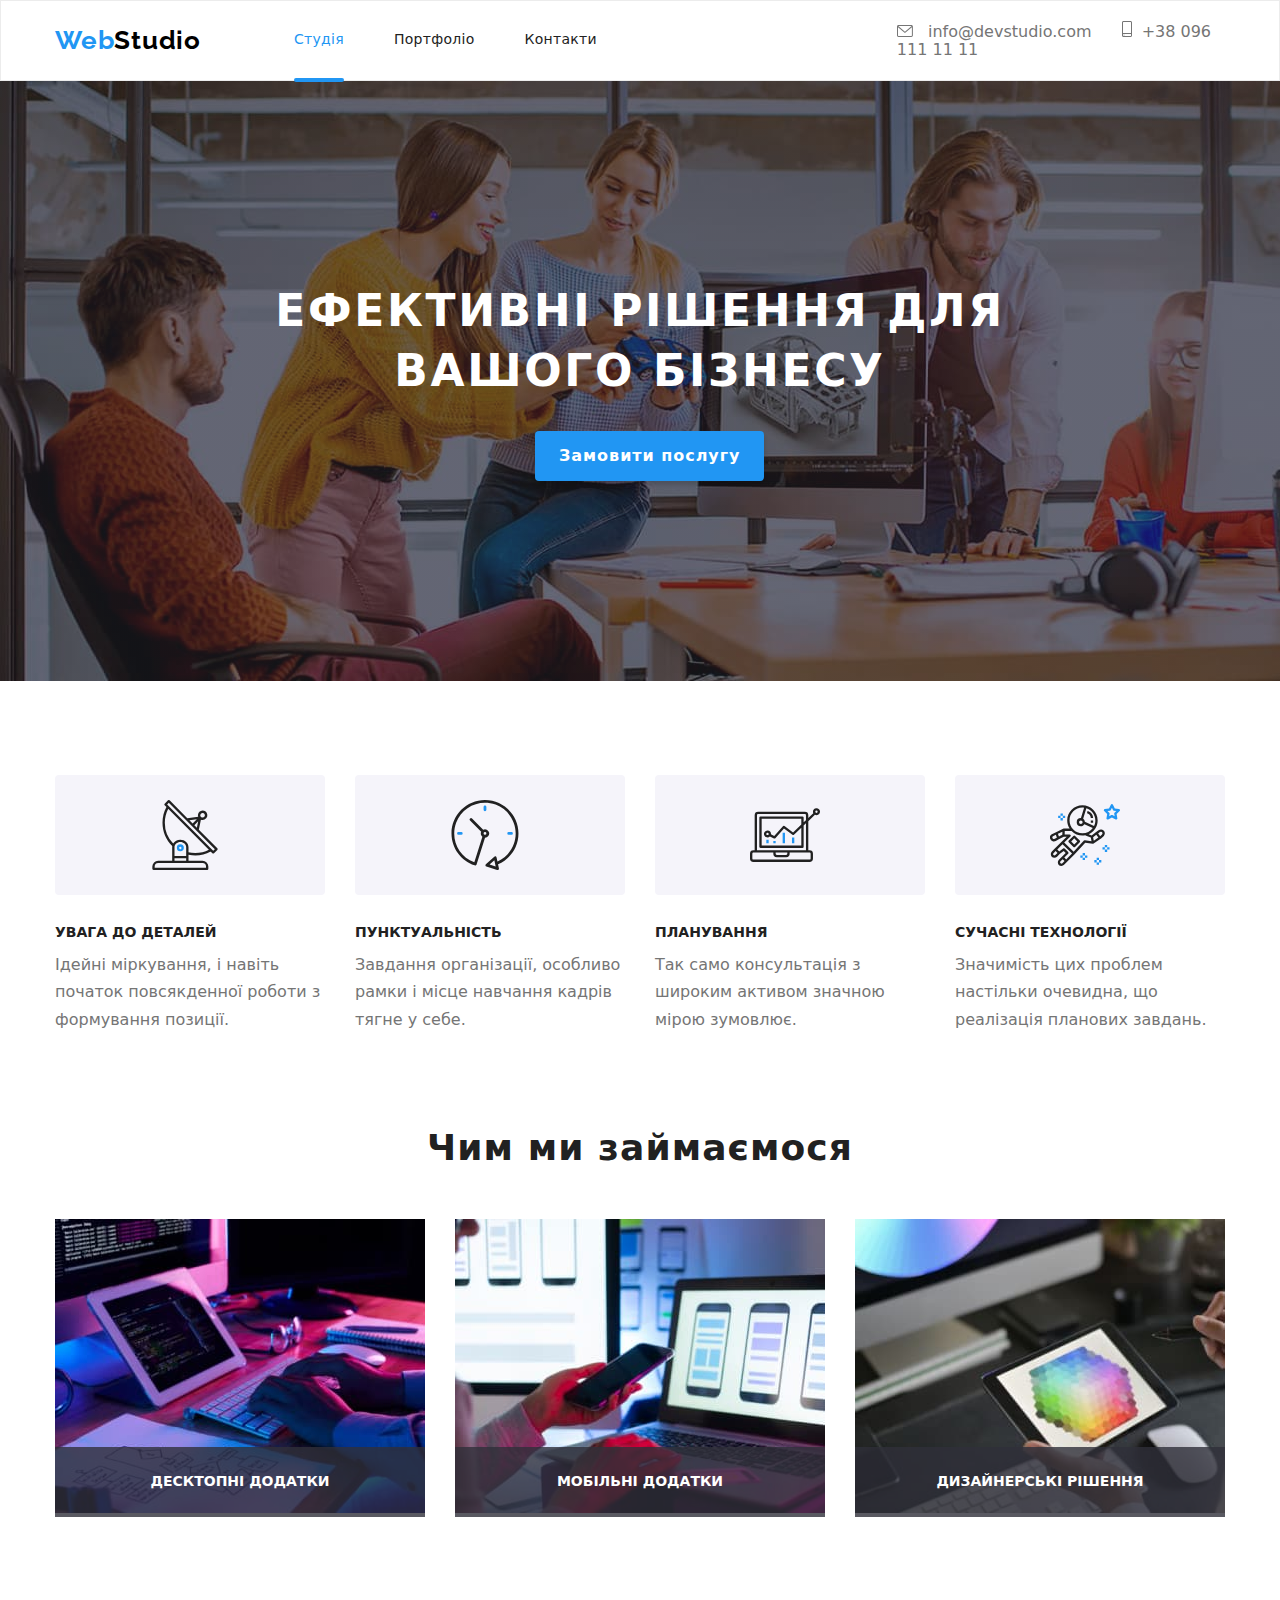
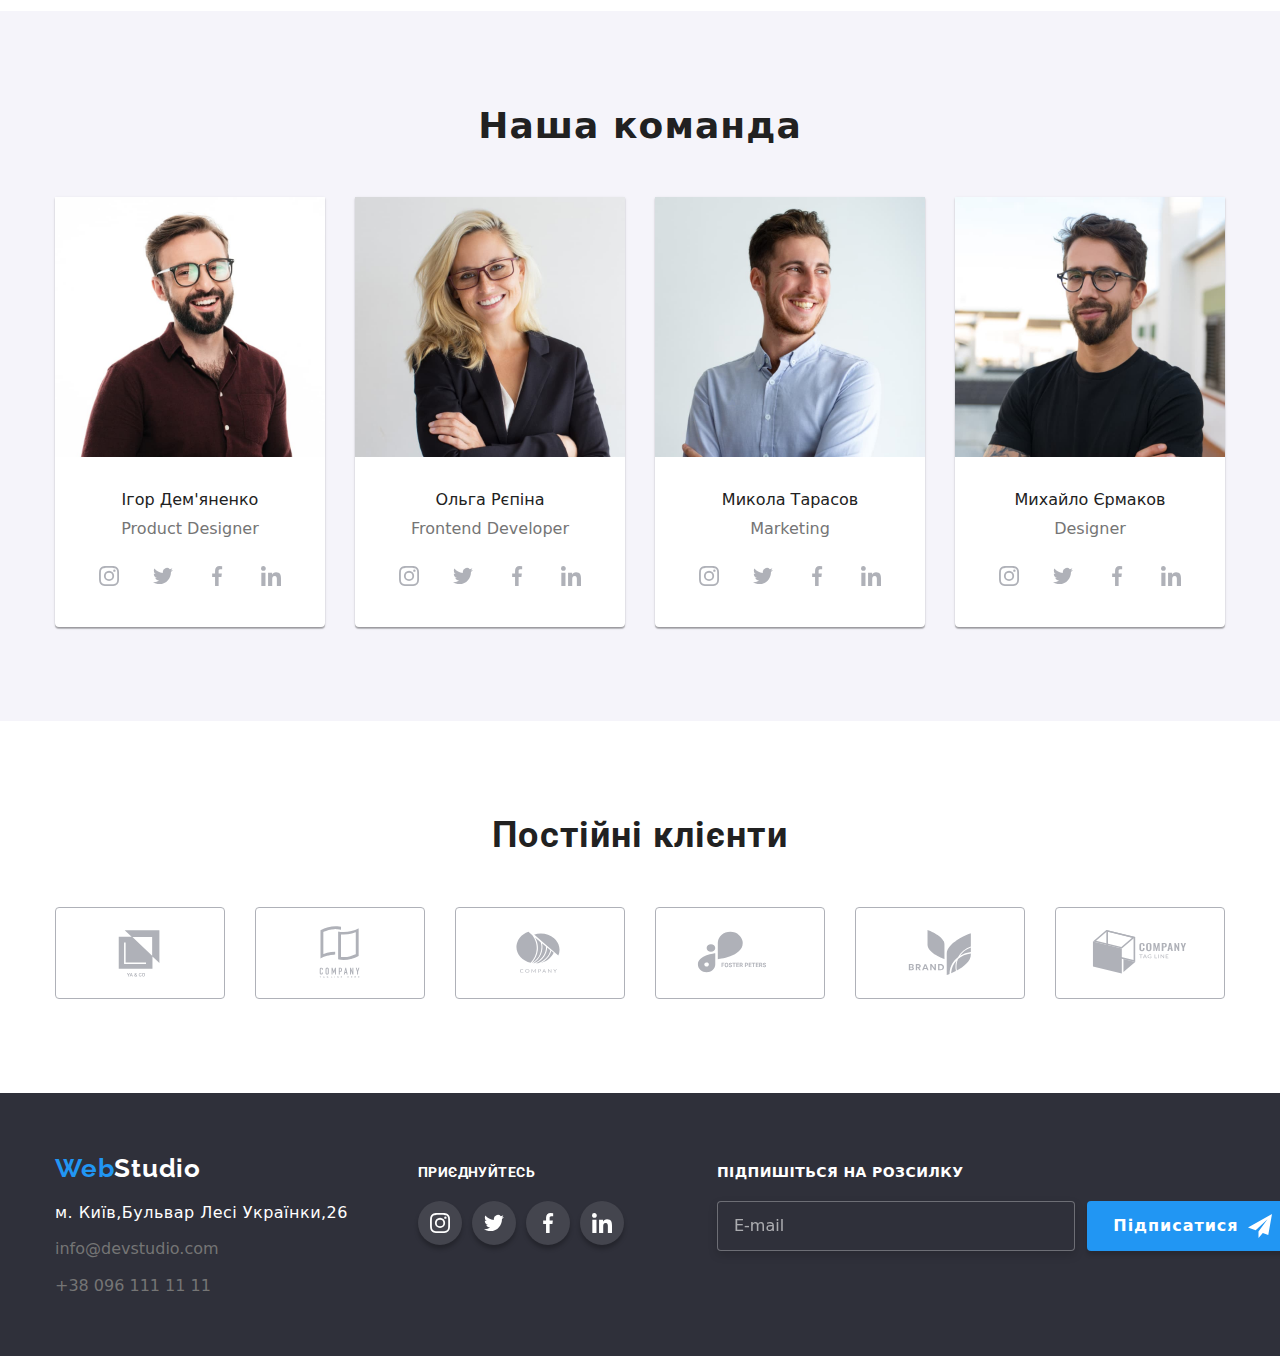
<file: index.html>
<!DOCTYPE html>
<html lang="ua">

<head>
    <meta charset="UTF-8">
    <meta http-equiv="X-UA-Compatible" content="IE=edge">
    <meta name="viewport" content="width=device-width, initial-scale=1.0">
    <link rel="stylesheet" href="./css/styles.css" />
    <link rel="preconnect" href="https://fonts.googleapis.com">
    <link rel="preconnect" href="https://fonts.gstatic.com" crossorigin>
    <link
        href="https://fonts.googleapis.com/css2?family=Raleway:wght@700&family=Roboto:wght@400;500;700;900&display=swap"
        rel="stylesheet">
    <link rel="stylesheet" href="./modern-normalize.css">
    <title>goit-markup-hw-06</title>
</head>

<body>
    <header class="header">
        <div class="container">
            <div class="container-flex">
                <!--logo-->
                <a href="./index.html" lang="en" class="logo-link">Web<span class="logo-link-span"
                        lang="en">Studio</span>
                </a>
                <nav>
                    <!--navigation-->
                    <ul class="header-list">
                        <li><a href="./index.html" class="current nav-link">Студія</a></li>
                        <li><a href="./portfolio.html" class="nav-link">Портфоліо</a></li>
                        <li><a href="./index.html" class="nav-link">Контакти</a></li>
                    </ul>
                </nav>
                <!--Kontakty-->
                <ul class="contacts-list">
                    <a href="mailto:info@devstudio.com" class="contacts"><svg class="icon-header-mail" width="16"
                            height="12">
                            <use href="./images/symbol-svg.svg#header-icon1"></use>
                        </svg> info@devstudio.com</a>
                    <a href="tel:+380961111111" class="contacts">
                        <svg class="icon-header-mail" width="10" height="16">
                            <use href="./images/symbol-svg.svg#header-icon2"></use>
                        </svg>+38 096 111 11 11
                    </a>
                </ul>
            </div>
        </div>
    </header>
    <!--Button-posluga-->
    <section class="section section-hero">
        <div class="container container-button-main">
            <h1 class="h1-title">Ефективні рішення для <br /> вашого бізнесу</h1>
            <button data-modal-open type="button" class="button-main">Замовити послугу</button>
            <div class="backdrop is-hidden" data-modal>
                <div class="modal">
                    <button class="btn-close" data-modal-close type="button"><svg class="modal-close-icon" width="18"
                            height="18">
                            <use href="./images/symbol-svg.svg#close-icon"></use>
                        </svg>
                    </button>
                    <b class="title-modal-form">Залиште свої дані, ми вам передзвонимо</b>
                    <form name="modal-form">
                        <label class="modal-form-label" for="user-name">Ім'я</label>
                        <span class="icon-wrapper">
                            <input type="text" class="modal-form-input input-form" name="user-name" id="user-name" required />
                            <svg class="modal-icon" width="18" height="18">
                                <use href="./images/symbol-svg.svg#icon-man"></use>
                            </svg>
                        </span>
                        <label class="modal-form-label">Телефон</label>
                        <span class="icon-wrapper">
                            <input name="phone" type="tel" class="modal-form-input input-form" required />
                            <svg class="modal-icon" width="18" height="18">
                                <use href="./images/symbol-svg.svg#telephone-icon"></use>
                            </svg>
                        </span>
                        <label class="modal-form-label">Пошта</label>
                        <span class="icon-wrapper">
                            <input name="mail" type="email" class="modal-form-input input-form" />
                            <svg class="modal-icon" width="18" height="18">
                                <use href="./images/symbol-svg.svg#mail-icon"></use>
                            </svg>
                        </span>
                        <label for="message" class="modal-form-label">Коментар</label>
                        <textarea name="message" class="modal-form-input textarea-form" placeholder="Введіть текст"
                            id="user-message"></textarea>
                        <div class="checkbox-modal-wrapper">
                            <input type="checkbox" id="user-policy" name="user-policy" class="visually-hidden modal-form-checkbox" />
                            <label for="user-policy" class="modal-form-checkbox-label">Погоджуюся з розсилкою та приймаю &nbsp;
                                <a href="" class="modal-link-policy">Умови договору</a>
                            </label>
                        </div>
                        <button type="submit" class="modal-form-button">Відправити</button>
                    </form>
                </div>
            </div>
        </div>
    </section>
    <!--Main-kontent-->
    <main>
        <section class="section">
            <div class="container">
                <h2 hidden> Нашi перваги </h2>
                <!--Uwaga-detalej-->
                <ul class="list-box">
                    <li class="item-detal">
                        <div class="icon-element">
                            <svg class="icon-header-mail" width="70" height="70">
                                <use href="./images/symbol-svg.svg#opportunites-icon1"></use>
                            </svg>
                        </div>
                        <h3 class="title-detal">
                            УВАГА ДО ДЕТАЛЕЙ
                        </h3>
                        <p class="text-detal">Ідейні міркування, і навіть початок повсякденної роботи з формування
                            позиції.</p>
                    </li>
                    <!--Punkt-->
                    <li class="item-detal">
                        <div class="icon-element">
                            <svg class="icon-header-mail" width="70" height="70">
                                <use href="./images/symbol-svg.svg#opportunites-icon2"></use>
                            </svg>
                        </div>
                        <h3 class="title-detal">
                            ПУНКТУАЛЬНІСТЬ
                        </h3>
                        <p class="text-detal">Завдання організації, особливо рамки і місце навчання кадрів тягне у себе.
                        </p>
                    </li>
                    <!--Plany-->
                    <li class="item-detal">
                        <div class="icon-element">
                            <svg class="icon-header-mail" width="70" height="70">
                                <use href="./images/symbol-svg.svg#opportunites-icon3"></use>
                            </svg>
                        </div>
                        <h3 class="title-detal">
                            ПЛАНУВАННЯ
                        </h3>
                        <p class="text-detal">Так само консультація з широким активом значною мірою зумовлює.</p>
                    </li>
                    <!--Technologii-->
                    <li class="item-detal">
                        <div class="icon-element">
                            <svg class="icon-header-mail" width="70" height="70">
                                <use href="./images/symbol-svg.svg#opportunites-icon4"></use>
                            </svg>
                        </div>
                        <h3 class="title-detal">
                            СУЧАСНІ ТЕХНОЛОГІЇ
                        </h3>
                        <p class="text-detal">Значимість цих проблем настільки очевидна, що реалізація планових завдань.
                        </p>
                    </li>
                </ul>
            </div>
        </section>
        <!--Blok-Img-Nazwa-->
        <section class="section-box-img">
            <div class="container">
                <h2 class="box-img-title">
                    Чим ми займаємося
                </h2>
                <!--images-->
                <ul class="box-img">
                    <li class="img">
                        <div class="box-computer-img">
                            <img src="./images/img1.jpg" alt="Tablet" width="370px" height="294" />
                            <p class="text-on-img">Десктопні додатки</p>
                        </div>
                    </li>
                    <li class="img">
                        <div class="box-computer-img">
                            <img src="./images/img2.jpg" alt="Telefon" width="370px" height="294" />
                            <p class="text-on-img">Мобільні додатки</p>
                        </div>
                    </li>
                    <li class="img">
                        <div class="box-computer-img">
                            <img src="./images/img3.jpg" alt="Tablet2" width="370px" height="294" />
                            <p class="text-on-img">Дизайнерські рішення</p>
                        </div>
                    </li>
                </ul>
            </div>
        </section>
        <!--komanda-->
        <section class="section section-command">
            <div class="container">
                <h2 class="box-img-title">
                    Наша команда
                </h2>
                <!--img-Komanda-->
                <div class="team">
                    <li class="box-team">
                        <img class="img-komanda" src="./images/img4.jpg" alt="Ігор Дем'яненко" width=270px
                            height="260" />
                        <h3 class="title-team">Ігор Дем'яненко</h3>
                        <p class="text-team">Product Designer</p>
                        <div class="icon-team">
                            <a href="" class="link-social-icon">
                                <svg class="icon-social" width="20" height="20">
                                    <use href="./images/symbol-svg.svg#instagram-icon"></use>
                                </svg>
                            </a>
                            <a href="" class="link-social-icon">
                                <svg class="icon-social" width="20" height="20">
                                    <use href="./images/symbol-svg.svg#twitter-icon"></use>
                                </svg>
                            </a>
                            <a href="" class="link-social-icon">
                                <svg class="icon-social" width="20" height="20">
                                    <use href="./images/symbol-svg.svg#facebook-icon"></use>
                                </svg>
                            </a>
                            <a href="" class="link-social-icon">
                                <svg class="icon-social" width="20" height="20">
                                    <use href="./images/symbol-svg.svg#linkedin-icon"></use>
                                </svg>
                            </a>
                        </div>
                    </li>
                    <li class="box-team">
                        <img class="img-komanda" src="./images/img5.jpg" alt="Ольга Рєпіна" width=270px height="260" />
                        <h3 class="title-team">Ольга Рєпіна</h3>
                        <p class="text-team">Frontend Developer</p>
                        <div class="icon-team">
                            <a href="" class="link-social-icon">
                                <svg class="icon-social" width="20" height="20">
                                    <use href="./images/symbol-svg.svg#instagram-icon"></use>
                                </svg>
                            </a>
                            <a href="" class="link-social-icon">
                                <svg class="icon-social" width="20" height="20">
                                    <use href="./images/symbol-svg.svg#twitter-icon"></use>
                                </svg>
                            </a>
                            <a href="" class="link-social-icon">
                                <svg class="icon-social" width="20" height="20">
                                    <use href="./images/symbol-svg.svg#facebook-icon"></use>
                                </svg>
                            </a>
                            <a href="" class="link-social-icon">
                                <svg class="icon-social" width="20" height="20">
                                    <use href="./images/symbol-svg.svg#linkedin-icon"></use>
                                </svg>
                            </a>
                        </div>
                    </li>
                    <li class="box-team">
                        <img class="img-komanda" src="./images/img6.jpg" alt="Микола Тарасов" width=270px
                            height="260" />
                        <h3 class="title-team">Микола Тарасов</h3>
                        <p class="text-team">Marketing</p>
                        <div class="icon-team">
                            <a href="" class="link-social-icon">
                                <svg class="icon-social" width="20" height="20">
                                    <use href="./images/symbol-svg.svg#instagram-icon"></use>
                                </svg>
                            </a>
                            <a href="" class="link-social-icon">
                                <svg class="icon-social" width="20" height="20">
                                    <use href="./images/symbol-svg.svg#twitter-icon"></use>
                                </svg>
                            </a>
                            <a href="" class="link-social-icon">
                                <svg class="icon-social" width="20" height="20">
                                    <use href="./images/symbol-svg.svg#facebook-icon"></use>
                                </svg>
                            </a>
                            <a href="" class="link-social-icon">
                                <svg class="icon-social" width="20" height="20">
                                    <use href="./images/symbol-svg.svg#linkedin-icon"></use>
                                </svg>
                            </a>
                        </div>
                    </li>
                    <li class="box-team">
                        <img class="img-komanda" src="./images/img7.jpg" alt="Михайло Єрмаков" width=270px
                            height="260" />
                        <h3 class="title-team">Михайло Єрмаков</h3>
                        <p class="text-team">Designer</p>
                        <div class="icon-team">
                            <a href="" class="link-social-icon">
                                <svg class="icon-social" width="20" height="20">
                                    <use href="./images/symbol-svg.svg#instagram-icon"></use>
                                </svg>
                            </a>
                            <a href="" class="link-social-icon">
                                <svg class="icon-social" width="20" height="20">
                                    <use href="./images/symbol-svg.svg#twitter-icon"></use>
                                </svg>
                            </a>
                            <a href="" class="link-social-icon">
                                <svg class="icon-social" width="20" height="20">
                                    <use href="./images/symbol-svg.svg#facebook-icon"></use>
                                </svg>
                            </a>
                            <a href="" class="link-social-icon">
                                <svg class="icon-social" width="20" height="20">
                                    <use href="./images/symbol-svg.svg#linkedin-icon"></use>
                                </svg>
                            </a>
                        </div>
                    </li>
                    <svg </div>
        </section>
        <!-- Clients -->
        <section class="section">
            <div class="container">
                <h2 class="title-clients">Постійні клієнти</h2>
                <ul class="list-icon">
                    <li class="item-icon">
                        <a class="link-icon" href="">
                            <svg class="icon-clients" width="106" height="60">
                                <use href="./images/symbol-svg.svg#sponsor-icon1"></use>
                            </svg>
                        </a>
                    </li>
                    <li class="item-icon">
                        <a class="link-icon" href="">
                            <svg class="icon-clients" width="106" height="60">
                                <use href="./images/symbol-svg.svg#sponsor-icon2"></use>
                            </svg>
                        </a>
                    </li>
                    <li class="item-icon">
                        <a class="link-icon" href="">
                            <svg class="icon-clients" width="106" height="60">
                                <use href="./images/symbol-svg.svg#sponsor-icon3"></use>
                            </svg>
                        </a>
                    </li>
                    <li class="item-icon">
                        <a class="link-icon" href="">
                            <svg class="icon-clients" width="106" height="60">
                                <use href="./images/symbol-svg.svg#sponsor-icon4"></use>
                            </svg>
                        </a>
                    </li>
                    <li class="item-icon">
                        <a class="link-icon" href="">
                            <svg class="icon-clients" width="106" height="60">
                                <use href="./images/symbol-svg.svg#sponsor-icon5"></use>
                            </svg>
                        </a>
                    </li>
                    <li class="item-icon">
                        <a class="link-icon" href="">
                            <svg class="icon-clients" width="106" height="60">
                                <use href="./images/symbol-svg.svg#sponsor-icon6"></use>
                            </svg>
                        </a>
                    </li>
                </ul>
            </div>
        </section>
    </main>
    <footer class="footer">
        <div class="container footer-container">
            <div>
                <!--logo-Footer-->
                <li class="logo-link-footer">Web<span class="logo-link-span-footer" lang="en">Studio</span> </li>
                <!--adres-->
                <address class="adres-blok-footer">
                    <ul>
                        <li> <a href="https://goo.gl/maps/xL5q8sHSDVabpXrc7" class="adres">м. Київ,Бульвар Лесі
                                Українки,26</a></li><br />
                        <li> <a href="mailto:info@devstudio.com" class="contacts">info@devstudio.com</a></li><br />
                        <li> <a href="tel:+380961111111" class="contacts">+38 096 111 11 11</a></li>
                    </ul>
                </address>
            </div>
            <div class="footer-icon">
                <h3 class="h3-footer">Приєднуйтесь</h3>
                <ul class="list-icon-wrapper">
                    <li class="item-footer-icon">
                        <a href="" class="footer-link-icon">
                            <svg class="icon-social" width="20" height="20">
                                <use href="./images/symbol-svg.svg#instagram-icon"></use>
                            </svg>
                        </a>
                    </li>
                    <li class="item-footer-icon">
                        <a href="" class="footer-link-icon">
                            <svg class="icon-social" width="20" height="20">
                                <use href="./images/symbol-svg.svg#twitter-icon"></use>
                            </svg>
                        </a>
                    </li>
                    <li class="item-footer-icon">
                        <a href="" class="footer-link-icon">
                            <svg class="icon-social" width="20" height="20">
                                <use href="./images/symbol-svg.svg#facebook-icon"></use>
                            </svg>
                        </a>
                    </li>
                    <li class="item-footer-icon">
                        <a href="" class="footer-link-icon">
                            <svg class="icon-social" width="20" height="20">
                                <use href="./images/symbol-svg.svg#linkedin-icon"></use>
                            </svg>
                        </a>
                    </li>
                </ul>
            </div>
            <form name="footer-form" autocomplete="on" class="form">
                <label for="footer-mail" class="contact-form-mail-label">Підпишіться на розсилку</label>
                <input type="email" name="user-mail-footer" class="contact-form-mail" id="footer-mail" placeholder="E-mail"
                    required />
                <button type="submit" class="contact-form-submit-button">
                    Підписатися
                    <svg class="btn-footer-icon" width="24px" height="24px">
                        <use href="./images/symbol-svg.svg#btn-telegram-icon"></use>
                    </svg>
                </button>
            </form>
        </div>
    </footer>
    <script src="./js/modal.js"></script>
</body>

</html>
</file>
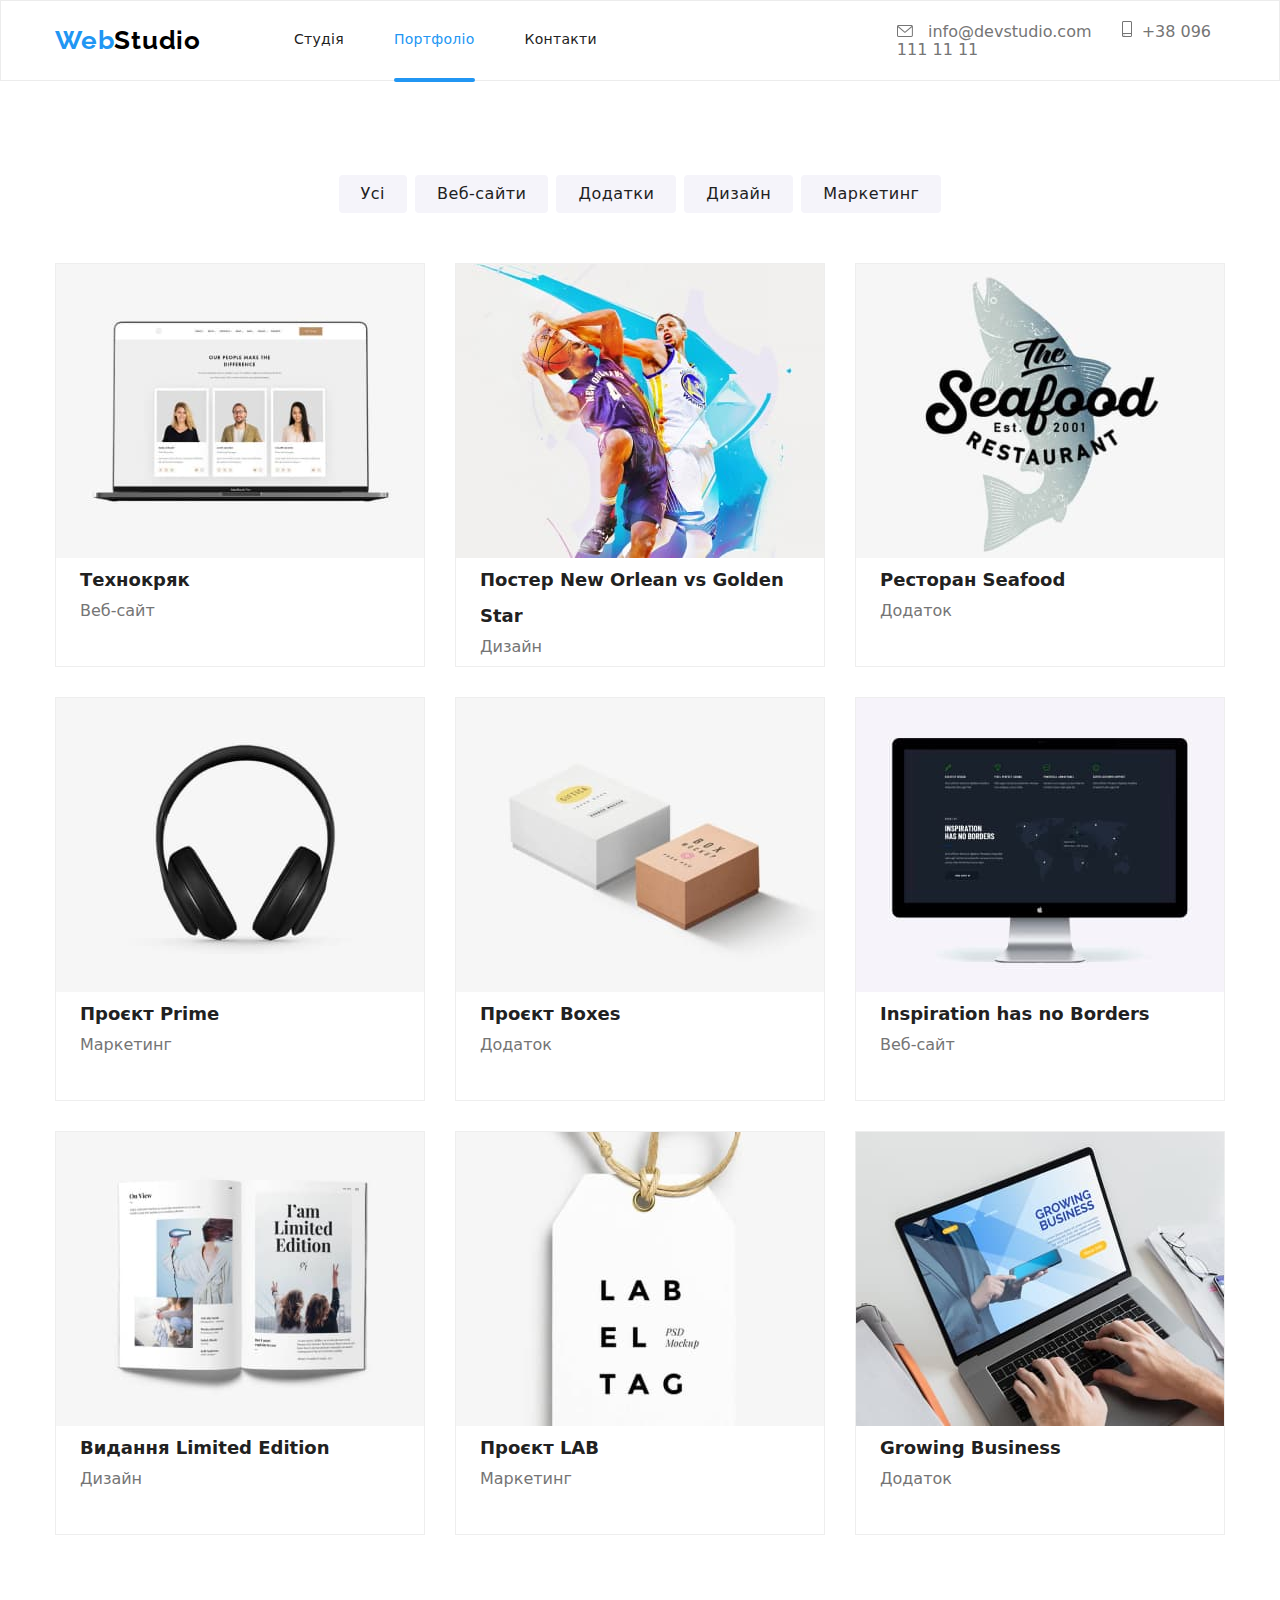
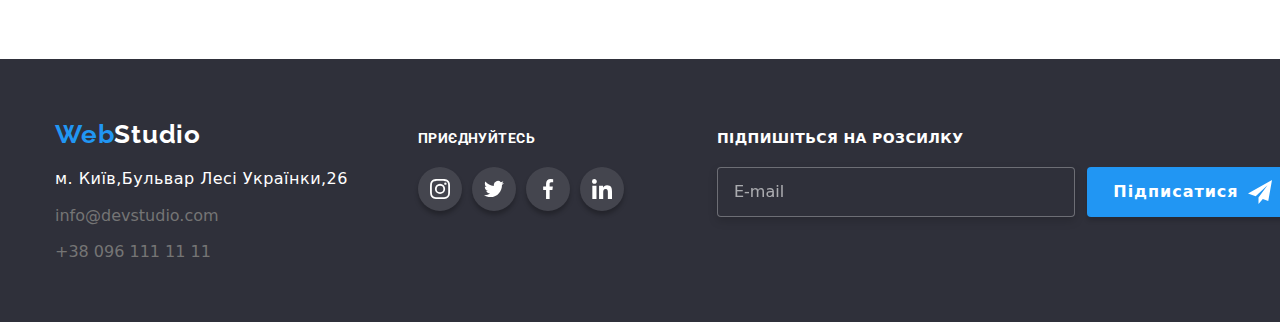
<file: portfolio.html>
<!DOCTYPE html>
<html lang="ua">

<head>
    <meta charset="UTF-8">
    <meta http-equiv="X-UA-Compatible" content="IE=edge">
    <meta name="viewport" content="width=device-width, initial-scale=1.0">
    <link rel="stylesheet" href="./css/styles.css" />
    <link rel="preconnect" href="https://fonts.googleapis.com">
    <link rel="preconnect" href="https://fonts.gstatic.com" crossorigin>
    <link
        href="https://fonts.googleapis.com/css2?family=Raleway:wght@700&family=Roboto:wght@400;500;700;900&display=swap"
        rel="stylesheet">
    <link rel="stylesheet" href="./modern-normalize.css">
    <title>goit-markup-hw-06</title>
</head>

<body>
    <header class="header">
        <div class="container">
            <div class="container-flex">
                <!--logo-->
                <a href="./index.html" lang="en" class="logo-link">Web<span class="logo-link-span"
                        lang="en">Studio</span>
                </a>
                <nav>
                    <!--navigation-->
                    <ul class="header-list">
                        <li><a href="./index.html" class="nav-link">Студія</a></li>
                        <li><a href="./portfolio.html" class="nav-link current">Портфоліо</a></li>
                        <li><a href="./index.html" class="nav-link">Контакти</a></li>
                    </ul>
                </nav>
                <!--Kontakty-->
                <ul class="contacts-list">
                    <a href="mailto:info@devstudio.com" class="contacts"><svg class="icon-header-mail" width="16"
                            height="12">
                            <use href="./images/symbol-svg.svg#header-icon1"></use>
                        </svg> info@devstudio.com</a>
                    <a href="tel:+380961111111" class="contacts">
                        <svg class="icon-header-mail" width="10" height="16">
                            <use href="./images/symbol-svg.svg#header-icon2"></use>
                        </svg>+38 096 111 11 11
                    </a>
                </ul>
            </div>
        </div>
    </header>
    <main>
        <!-- buttons-links -->
        <section class="section-buttons-portfolio">
            <h1 hidden>Нашi проєкти</h1>
            <div class="container ">
                <ul class="projects-buttons">
                    <li class="buttons-portfolio"><button type="button" class="buttons-link">Усі</button></li>
                    <li class="buttons-portfolio"><button type="button" class="buttons-link">Веб-сайти</button></li>
                    <li class="buttons-portfolio"><button type="button" class="buttons-link">Додатки</button></li>
                    <li class="buttons-portfolio"><button type="button" class="buttons-link">Дизайн</button></li>
                    <li class="buttons-portfolio"><button type="button" class="buttons-link">Маркетинг</button></li>
                </ul>
            </div>
        </section>
        <!-- projekty-Links -->
        <section class="section-cards">
            <h2 hidden>Projects</h2>
            <ul class="item-projects">
                <li class="container-cards">
                    <div class="img-overlay">
                        <a href="/">
                            <img src="./images/img8.jpg" alt="Технокряк" width="370px" height="294px" />
                            <p class="overlay">
                                Ресурс пропонує комплексні пропозиції з різним рівнем функціоналу та сервісів. Все
                                це
                                дозволить відвідувачу отримати
                                вичерпні відомості про компанію чи приватну особу.
                            </p>
                    </div>
                    <h3 class="title-projects">Технокряк</h3>
                    <p class="text-projects">Веб-сайт</p>
                    </a>
                </li>
                <li class="container-cards">
                    <div class="img-overlay">
                        <a href="/">
                            <img src="./images/img9.jpg" alt="Постер New Orlean vs Golden Star" width="370px"
                                height="294px" />
                            <p class="overlay">
                                Ресурс пропонує комплексні пропозиції з різним рівнем функціоналу та сервісів. Все
                                це
                                дозволить відвідувачу отримати
                                вичерпні відомості про компанію чи приватну особу.
                            </p>
                    </div>
                    <h3 class="title-projects">Постер New Orlean vs Golden Star</h3>
                    <p class="text-projects">Дизайн</p>
                    </a>
                </li>
                <li class="container-cards">
                    <div class="img-overlay">
                        <a href="/">
                            <img src="./images/img10.jpg" alt="Ресторан Seafood" width="370px" height="294px" />
                            <p class="overlay">
                                Ресурс пропонує комплексні пропозиції з різним рівнем функціоналу та сервісів. Все
                                це
                                дозволить відвідувачу отримати
                                вичерпні відомості про компанію чи приватну особу.
                            </p>
                    </div>
                    <h3 class="title-projects">Ресторан Seafood</h3>
                    <p class="text-projects">Додаток</p>
                    </a>
                </li>
                <li class="container-cards">
                    <div class="img-overlay">
                        <a href="/">
                            <img src="./images/img11.jpg" alt="Проєкт Prime" width="370px" height="294px" />
                            <p class="overlay">
                                Ресурс пропонує комплексні пропозиції з різним рівнем функціоналу та сервісів. Все
                                це
                                дозволить відвідувачу отримати
                                вичерпні відомості про компанію чи приватну особу.
                            </p>
                    </div>
                    <h3 class="title-projects">Проєкт Prime</h3>
                    <p class="text-projects">Маркетинг</p>
                    </a>
                </li>
                <li class="container-cards">
                    <div class="img-overlay">
                        <a href="/">
                            <img src="./images/img12.jpg" alt="Проєкт Boxes" width="370px" height="294px" />
                            <p class="overlay">
                                Ресурс пропонує комплексні пропозиції з різним рівнем функціоналу та сервісів. Все
                                це
                                дозволить відвідувачу отримати
                                вичерпні відомості про компанію чи приватну особу.
                            </p>
                    </div>
                    <h3 class="title-projects">Проєкт Boxes</h3>
                    <p class="text-projects">Додаток</p>
                    </a>
                </li>
                <li class="container-cards">
                    <div class="img-overlay">
                        <a href="/">
                            <img src="./images/img13.jpg" alt="Inspiration has no Borders" width="370px"
                                height="294px" />
                            <p class="overlay">
                                Ресурс пропонує комплексні пропозиції з різним рівнем функціоналу та сервісів. Все
                                це
                                дозволить відвідувачу отримати
                                вичерпні відомості про компанію чи приватну особу.
                            </p>
                    </div>
                    <h3 class="title-projects">Inspiration has no Borders</h3>
                    <p class="text-projects">Веб-сайт</p>
                    </a>
                </li>
                <li class="container-cards">
                    <div class="img-overlay">
                        <a href="/">
                            <img src="./images/img14.jpg" alt="Видання Limited Edition" width="370px" height="294px" />
                            <p class="overlay">
                                Ресурс пропонує комплексні пропозиції з різним рівнем функціоналу та сервісів. Все
                                це
                                дозволить відвідувачу отримати
                                вичерпні відомості про компанію чи приватну особу.
                            </p>
                    </div>
                    <h3 class="title-projects">Видання Limited Edition</h3>
                    <p class="text-projects">Дизайн</p>
                    </a>
                </li>
                <li class="container-cards">
                    <div class="img-overlay">
                        <a href="/">
                            <img src="./images/img15.jpg" alt="Проєкт LAB" width="370px" height="294px" />
                            <p class="overlay">
                                Ресурс пропонує комплексні пропозиції з різним рівнем функціоналу та сервісів. Все
                                це
                                дозволить відвідувачу отримати
                                вичерпні відомості про компанію чи приватну особу.
                            </p>
                    </div>
                    <h3 class="title-projects">Проєкт LAB</h3>
                    <p class="text-projects">Маркетинг</p>
                    </a>
                </li>
                <li class="container-cards">
                    <div class="img-overlay">
                        <a href="/">
                            <img src="./images/img16.jpg" alt="Growing Business" width="370px" height="294px" />
                            <p class="overlay">
                                Ресурс пропонує комплексні пропозиції з різним рівнем функціоналу та сервісів. Все
                                це
                                дозволить відвідувачу отримати
                                вичерпні відомості про компанію чи приватну особу.
                            </p>
                    </div>
                    <h3 class="title-projects">Growing Business</h3>
                    <p class="text-projects">Додаток</p>
                    </a>
                </li>
            </ul>
        </section>
    </main>
    <footer class="footer">
        <div class="container footer-container">
            <div>
                <!--logo-Footer-->
                <li class="logo-link-footer">Web<span class="logo-link-span-footer" lang="en">Studio</span> </li>
                <!--adres-->
                <address class="adres-blok-footer">
                    <ul>
                        <li> <a href="https://goo.gl/maps/xL5q8sHSDVabpXrc7" class="adres">м. Київ,Бульвар Лесі
                                Українки,26</a></li><br />
                        <li> <a href="mailto:info@devstudio.com" class="contacts">info@devstudio.com</a></li><br />
                        <li> <a href="tel:+380961111111" class="contacts">+38 096 111 11 11</a></li>
                    </ul>
                </address>
            </div>
            <div class="footer-icon">
                <h3 class="h3-footer">Приєднуйтесь</h3>
                <ul class="list-icon-wrapper">
                    <li class="item-footer-icon">
                        <a href="" class="footer-link-icon">
                            <svg class="icon-social" width="20" height="20">
                                <use href="./images/symbol-svg.svg#instagram-icon"></use>
                            </svg>
                        </a>
                    </li>
                    <li class="item-footer-icon">
                        <a href="" class="footer-link-icon">
                            <svg class="icon-social" width="20" height="20">
                                <use href="./images/symbol-svg.svg#twitter-icon"></use>
                            </svg>
                        </a>
                    </li>
                    <li class="item-footer-icon">
                        <a href="" class="footer-link-icon">
                            <svg class="icon-social" width="20" height="20">
                                <use href="./images/symbol-svg.svg#facebook-icon"></use>
                            </svg>
                        </a>
                    </li>
                    <li class="item-footer-icon">
                        <a href="" class="footer-link-icon">
                            <svg class="icon-social" width="20" height="20">
                                <use href="./images/symbol-svg.svg#linkedin-icon"></use>
                            </svg>
                        </a>
                    </li>
                </ul>
            </div>
            <form name="footer-form" autocomplete="on" class="form">
                <label for="footer-mail" class="contact-form-mail-label">Підпишіться на розсилку</label>
                <input type="email" name="user-mail-footer" class="contact-form-mail" id="footer-mail"
                    placeholder="E-mail" required />
                <button type="submit" class="contact-form-submit-button">
                    Підписатися
                    <svg class="btn-footer-icon" width="24px" height="24px">
                        <use href="./images/symbol-svg.svg#btn-telegram-icon"></use>
                    </svg>
                </button>
            </form>
        </div>
    </footer>
</body>

</html>
</file>
<file: css/styles.css>
a {
    text-decoration: none;
}

li {
    list-style-type: none;
}

h1,
h2,
h3,
ul,
p {
    margin: 0;
    padding: 0;
}

/* ===Varible=== */
:root {
    --color-main: #757575;
    --color-dark: #212121;
    --color-hover: #2196F3;
    --font-weight: 500;
    --font-size: 14px;
}

/* ===Body=== */
body {
    font-family: 'Roboto', sans-serif;
    color: var(--color-dark);
}

/* ===Section=== */
.section {
    padding-top: 94px;
    padding-bottom: 94px;
}

/* ===Container=== */
.container {
    width: 1200px;
    padding: 0 15px;
    margin: 0 auto;
}

/* ===Container-Flex */
.container-flex {
    display: flex;
    align-items: center;

}

/* ===Header=== */
.header {
    border: 1px solid #ECECEC;
}

header a {
    padding: 24px 0px;

}


/* .header-list>.nav-link:not(:last-child) {
    margin-right: 50px;
} */

/* ===Logo-Web=== */
.logo-link {
    font-family: 'Raleway';
    font-weight: 700;
    font-size: 26px;
    line-height: 1.19;
    letter-spacing: 0.03em;
    color: var(--color-hover);
    text-decoration: none;
    margin-right: 93px;
}

.logo-link-span {
    font-family: 'Raleway';
    font-weight: 700;
    color: #000000;
}

/* ===Logo-Web-Footer=== */
.logo-link-footer {
    font-family: 'Raleway';
    font-weight: 700;
    color: var(--color-hover);
    font-size: 26px;
    line-height: 1.19;
    letter-spacing: 0.03em;
    text-decoration: none;
    display: inline-block;
    margin-bottom: 20px;
}

.logo-link-span-footer {
    font-family: 'Raleway';
    font-weight: 700;
    color: #FFFFFF;

}

/* ===Nav=== */
.header-list {
    display: flex;
    font-size: var(--font-size);
    line-height: 1.14;
    font-weight: var(--font-weight);
    letter-spacing: 0.02em;
    text-decoration: none;
    margin-right: 300px;

    gap: 50px;
}
.header-list .nav-link {
    font-weight: var(--font-weight);
    color: var(--color-dark);
    font-size: var(--font-size);

    line-height: 1.14;
    position: relative;
    padding-bottom: 32px;
    letter-spacing: 0.02em;
    
    transition: color 250ms cubic-bezier(0.4, 0, 0.2, 1);
}

.header-list .current::after {
    content: "";
    position: absolute;
    width: 100%;
    height: 4px;
    top: 71px;
    right: 0;
    bottom: 0;
    left: 0;
    background-color: var(--color-hover);
    border-radius: 2px;
}

.header-list .current {
    color: var(--color-hover);
}


.nav-link:hover,
.nav-link:focus {
    color: var(--color-hover);
    transition-duration: 250ms;
    transition-timing-function: cubic-bezier(0.4, 0, 0.2, 1);
}

/* ===Contacts Headre/Footer=== */
.contacts-list>.contacts:not(:last-child) {
    margin-right: 25px;
}

.contacts {
    font-style: normal;
    font-weight: var(--font-weight);
    color: var(--color-main);

}

.contacts:hover,
.contacts:focus {
    color: var(--color-hover);
    transition-duration: 250ms;
    transition-timing-function: cubic-bezier(0.4, 0, 0.2, 1);
}

.icon-header-mail {
    margin-right: 10px;
    fill: currentColor;
}

.icon-header-mail:hover,
.icon-header-mail:focus {
    fill: var(--color-hover);
    transition-duration: 250ms;
    transition-timing-function: cubic-bezier(0.4, 0, 0.2, 1);
}

/* ===Footer=== */
/* .footer,
.adres-blok-footer:not(:last-child) {
    margin-bottom: 12px;
} */

.footer {
    background-color: #2F303A;
    padding-bottom: 60px;
    padding-top: 60px;
    display: flex;

}

.h3-footer {
    font-family: 'Roboto';
    font-style: normal;
    font-weight: 700;
    font-size: 14px;
    line-height: 1.14;
    letter-spacing: 0.03em;
    text-transform: uppercase;
    margin-bottom: 20px;

    color: #FFFFFF;
}

.footer-icon {
    display: auto;
    margin-left: 70px;
}

.list-icon-wrapper {
    display: flex;

}

.item-footer-icon {
    list-style: none;
    margin-right: 93px;
}

.item-footer-icon:not(:last-child) {
    margin-right: 10px;
}

.footer-link-icon {
    display: flex;
    align-items: center;
    justify-content: center;
    width: 44px;
    height: 44px;
    color: #FFFFFF;
    background-color: rgba(255, 255, 255, 0.1);
    border-radius: 50%;
    box-shadow: 0px 4px 4px rgba(0, 0, 0, 0.25);
    cursor: pointer;
}

.footer-link-icon:hover,
.footer-link-icon:focus {
    background-color: var(--color-hover);
    transition-duration: 250ms;
    transition-timing-function: cubic-bezier(0.4, 0, 0.2, 1);
}

.footer-container {
    display: flex;
    align-items: baseline;
}

.for{
    display: flex;

}

.contact-form-mail-label {
    display: block;
    margin-bottom: 20px;

    color: #FFFFFF;
    font-weight: 700;
    font-size: 14px;
    line-height: 1.14;
    letter-spacing: 0.03em;
    text-transform: uppercase;
}

.contact-form-mail {
    margin-right: 12px;
    padding: 15px 16px;
    width: 358px;
    height: 50px;
    color: #FFFFFF;

    border: 1px solid rgba(255, 255, 255, 0.3);
    filter: drop-shadow(0px 4px 4px rgba(0, 0, 0, 0.15));
    border-radius: 4px;
    background-color: #2F303A;
    outline: none;
}

.contact-form-mail::placeholder {
    color: rgba(255, 255, 255, 0.6);
}

.contact-form-submit-button {
    position:absolute;
    
    padding-right:28px ;
    width: 200px;
    height: 50px;

    text-align: center;
    font-weight: 700;
    font-size: 16px;
    line-height: 1.87;
    letter-spacing: 0.06em;

    border: var(--color-hover);
    border-radius: 4px;
    background-color: #2196F3;
    box-shadow: 0px 4px 4px rgba(0, 0, 0, 0.15);
    color: #FFFFFF;

    cursor: pointer;
    transition: background-color 250ms cubic-bezier(0.4, 0, 0.2, 1);
}

.contact-form-submit-button:focus,
.contact-form-submit-button:hover {
    background-color: rgba(33, 150, 243, 0.9);
}

.btn-footer-icon {
    margin-top: 3px;
    margin-left: 10px;
    position: absolute;
}

/* ==Adres Header/Footer== */

.adres {
    font-style: normal;
    font-weight: 400;
    color: #FFFFFF;
    letter-spacing: 0.03em
}

.adres:hover,
.adres:focus {
    color: var(--color-hover);
    transition-duration: 250ms;
    transition-timing-function: cubic-bezier(0.4, 0, 0.2, 1);
}

.adres-blok-footer {
    text-decoration: none;

}

/* =============FIRST PAGE============= */
.section-hero {
    max-width: 1600px;
    height: 600px;
    padding-top: 200px;
    padding-bottom: 200px;
    margin-right: auto;
    margin-left: auto;

    background-image: linear-gradient(rgba(47, 48, 58, 0.4), rgba(47, 48, 58, 0.4)), url(../images/hero-img17.jpg);
    background-repeat: no-repeat;
    background-size: cover;
    background-color: #2F303A;

}

.h1-title {
    font-style: normal;
    font-weight: 900;
    color: #FFFFFF;
    margin-bottom: 30px;
    line-height: 1.36;
    font-size: 44px;
    text-transform: uppercase;
    letter-spacing: 0.06em;
    text-align: center;
}

/* ==Button Posluga== */
.container-button-main {
    display: block;
}

.button-main {
    font-style: normal;
    align-items: center;
    text-align: center;
    background-color: var(--color-hover);
    box-shadow: 0px 4px 4px rgba(0, 0, 0, 0.15);
    border-radius: 4px;
    font-weight: 700;
    color: #FFFFFF;
    font-weight: 700;
    font-size: 16px;
    line-height: 1.87;
    letter-spacing: 0.06em;
    padding: 10px 24px;
    border: 0px;
    margin-left: 480px;

    cursor: pointer;
}
/* ===BACKDROP=== */
.backdrop {
    position: fixed;
    width: 100vw;
    height: 100vh;
    top: 0;
    left: 0;
    right: 0;

    background: rgba(0, 0, 0, 0.2);
    transition: opacity 250ms cubic-bezier(0.4, 0, 0.2, 1), visibility 250ms cubic-bezier(0.4, 0, 0.2, 1);
}

.backdrop.is-hidden {
    opacity: 0;
    visibility: hidden;
    pointer-events: 0;
}

.modal {
    position: absolute;

    width: 528px;
    height: 581px;
    padding-top: 44.5px;
    padding-left: 36px;
    padding-right: 44px;
    padding-bottom: 35px;

    background-color: #FFFFFF;
    left: 50%;
    top: 50%;
    transform: translate(-50%, -50%);

    box-shadow: 0px 1px 3px rgba(0, 0, 0, 0.12),
    0px 1px 1px rgba(0, 0, 0, 0.14),
    0px 2px 1px rgba(0, 0, 0, 0.2);
    border-radius: 4px;
}

.btn-close {
    position: absolute;
    top: 8px;
    right: 8px;

    display: flex;
    justify-content: center;
    align-items: center;
    padding: 0;

    width: 30px;
    height: 30px;
    border-radius: 50%;

    background: #FFFFFF;
    border: 1px solid rgba(0, 0, 0, 0.1);
    cursor: pointer;
}

.btn-close:hover .modal-close-icon {
    fill: var(--color-hover);

}

.modal-form {
    display: flex;
    flex-direction: column;

}

.title-modal-form {
    display: block;
    text-align: center;
    margin-bottom: 12px;

    font-weight: 700;
    font-size: 20px;
    line-height: 1.15;
    letter-spacing: 0.03em;
    color: #212121;

    font-family: 'Roboto';
    font-style: normal;
    font-weight: 700;
    font-size: 20px;
    line-height: 23px;
    text-align: center;
    letter-spacing: 0.03em;

    color: #212121;
}

.modal-form-label {
    position: relative;
    display: block;
    margin-bottom: 4px;

    font-size: 12px;
    line-height: 1.16;
    letter-spacing: 0.01em;
    color: #757575;
}

.icon-wrapper {
    position: relative;

}

.modal-icon {
    position: absolute;
    top: 50%;
    transform: translateY(-50%);
    left: 12px;

}

.modal-form-input {
    display: block;
    margin-bottom: 10px;
    width: 100%;
    height: 40px;
    padding: 12px 11px;
    outline: none;
    border: 1px solid rgba(33, 33, 33, 0.2);
    border-radius: 4px;
}

.modal-form-input:focus+.modal-icon {
    fill: #188CE8;
}

.input-form {
    padding-left: 42px;
}

.modal-form-input:focus {
    outline: 0;
    border-color: #2196F3;
}

.textarea-form {
    height: 120px;
    resize: none;
    margin-bottom: 20px;
}

.textarea-form::placeholder {
    font-size: 12px;
    line-height: 1.16;
    letter-spacing: 0.01em;
    color: rgba(117, 117, 117, 0.5);
}

/* ===FORM IN MODAL=== */

.checkbox-modal-wrapper {
    margin-bottom: 30px;

}

.modal-form-checkbox-label {
    display: flex;
    align-items: center;
    font-size: 14px;
    line-height: 1.71;
    letter-spacing: 0.03em;
    color: #757575;

}

.modal-form-checkbox-label::before {
    content: "";
    display: inline-block;
    width: 16px;
    height: 15px;
    margin-right: 8.5px;
    border: 1px solid #000000;
    background-image: url(../images/checbox-modal-icon.svg);
    background-repeat: no-repeat;
    background-position: 50% 50%;
    cursor: pointer;
    transition: box-shadow 250ms cubic-bezier(0.4, 0, 0.2, 1),
        background-color 250ms cubic-bezier(0.4, 0, 0.2, 1);

}

.modal-form-checkbox:checked+.modal-form-checkbox-label::before {
    background-color: #188ce8;
    border: 0px;
}

.modal-form-checkbox:focus+.modal-form-checkbox-label::before {
    box-shadow: 0px 4px 4px rgba(0, 0, 0, 0.25);
}

.modal-link-policy {
    font-size: 14px;
    line-height: 1.71;
    letter-spacing: 0.03em;
    text-decoration-line: underline;

    color: #2196F3;
    transition: color 250ms cubic-bezier(0.4, 0, 0.2, 1);
}

.modal-link-policy:hover,
.modal-link-policy:focus {
    color: #1675c2;

}

.modal-form-button {
    display: block;
    margin: 0 auto;
    width: 200px;
    height: 50px;

    font-weight: 700;
    font-size: 16px;
    line-height: 1.87;
    letter-spacing: 0.06em;

    background-color: #2196F3;
    border: 0;
    border-radius: 4px;
    color: #FFFFFF;
    cursor: pointer;
    transition: background-color 250ms cubic-bezier(0.4, 0, 0.2, 1);
}

.modal-form-button:focus,
.modal-form-button:hover {
    background-color: #188CE8;
    box-shadow: 0px 2px 3px rgba(0, 0, 0, 0.15);
}

.visually-hidden {
    position: absolute;
    width: 1px;
    height: 1px;
    margin: -1px;
    border: 0;
    padding: 0;
    white-space: nowrap;
    clip-path: inset(100%);
    clip: rect(0 0 0 0);
    overflow: hidden;
}

/* ===Main Kontent=== */
.icon-element {
    display: flex;
    justify-content: center;
    align-items: center;
    width: 270px;
    height: 120px;
    margin-bottom: 30px;
    border-radius: 4px;

    background-color: #F5F4FA;
}

.list-box {
    display: flex;
}

.list-box .item-detal:not(:last-child) {
    margin-right: 30px;
}

.title-detal {
    line-height: 1.14;
    color: var(--color-dark);
    font-size: var(--font-size);
    margin-bottom: 10px;
}

.text-detal {
    line-height: 1.71;
    color: var(--color-main);
    font-size: var(--fot-size);
}

/* ===Blok-Img=== */
.section-box-img {
    padding-top: 0;
    padding-bottom: 94px;
}

.box-img-title {
    margin-bottom: 50px;

    text-align: center;
    font-weight: 700;
    font-size: 36px;
    line-height: 1.16;
    letter-spacing: 0.03em;
    color: var(--color-dark);
}

.box-img {
    display: flex;
}

.box-computer-img{
    position: relative
}

.text-on-img{
    position: absolute;
    bottom: 0;
    left: 0;
    
    display: flex;
    justify-content: center;
    align-items: center;
    width: 370px;
    height: 70px;
    
    font-weight: 700;
    font-size: 14px;
    line-height: 1.14;
    text-transform: uppercase;
    color: white;
    background: rgba(47, 48, 58, 0.8);
}

.img {
    margin-right: 30px;

}

/* ===Komanda=== */
.section-command {
    background-color: #F5F4FA;
}

.team {
    display: flex;

}

.box-team {
    width: 270px;
    height: 430px;
    background: #FFFFFF;
    box-shadow: 0px 1px 3px rgba(0, 0, 0, 0.12), 0px 1px 1px rgba(0, 0, 0, 0.14), 0px 2px 1px rgba(0, 0, 0, 0.2);
    border-radius: 0px 0px 4px 4px;
    margin-right: 30px;

}

.title-team {
    padding-top: 30px;
    font-size: 16px;
    line-height: 1.18;
    color: var(--color-dark);
    font-weight: var(--font-weight);
    text-align: center;
}

.text-team {
    text-align: center;
    padding-top: 10px;
    font-size: 16px;
    line-height: 1.18;
    font-weight: 400;
    color: var(--color-main)
}

.icon-team {
    display: flex;
    align-items: center;
    justify-content: center;
    margin-top: 15px;
}

.link-social-icon {
    display: flex;
    justify-content: center;
    align-items: center;
    width: 44px;
    height: 44px;
    color: #AFB1B8;
    cursor: pointer;
}

.link-social-icon:hover,
.link-social-icon:focus {
    color: #FFFFFF;
    background-color: var(--color-hover);
    border-radius: 50%;
    transition-duration: 250ms;
    transition-timing-function: cubic-bezier(0.4, 0, 0.2, 1);
}

.link-social-icon:not(:last-child) {
    margin-right: 10px;
}

.icon-social {
    fill: currentColor;
}

/* ===Clients=== */

.title-clients {
    font-family: 'Roboto';
    font-style: normal;
    font-weight: 700;
    font-size: 36px;
    line-height: 1.16;
    text-align: center;
    letter-spacing: 0.03em;
    margin-bottom: 50px;
}

.list-icon {
    display: flex;

}

.item-icon:not(:first-child) {
    margin-left: 30px;
}

.link-icon {
    display: block;
}

.link-icon {
    display: flex;
    width: 170px;
    height: 92px;
    justify-content: center;
    align-items: center;
    color: #AFB1B8;
    border: 1px solid #AFB1B8;
    border-radius: 4px;
}

.link-icon:hover,
.link-icon:focus {
    color: #2196f3;
    border: 1px solid #2196f3;
    transition-duration: 250ms;
    transition-timing-function: cubic-bezier(0.4, 0, 0.2, 1);
}

.icon-clients {
    fill: currentColor;
}

/* =============SECOND PAGE============= */


.section-buttons-portfolio {
    margin-top: 94px;
    margin-bottom: 50px;
}

.projects-buttons {
    display: flex;
    justify-content: center;

}

.projects-buttons>.buttons-portfolio:not(:last-child) {
    margin-right: 8px;
}

.buttons-link {
    color: var(--color-dark);
    list-style: none;
    line-height: 1.62;
    font-size: 16px;
    border-radius: 4px;
    text-align: center;
    letter-spacing: 0.03em;
    font-weight: var(--font-weight);
    padding: 6px 22px;
    background-color: #F5F4FA;
    border: none;
}

.buttons-link:hover,
.buttons-link:focus {
    background-color: var(--color-hover);
    color: #FFFFFF;
    cursor: pointer;
    box-shadow: 0px 3px 1px rgba(0, 0, 0, 0.1), 0px 1px 2px rgba(0, 0, 0, 0.08), 0px 2px 2px rgba(0, 0, 0, 0.12);
    transition-duration: 250ms;
    transition-timing-function: cubic-bezier(0.4, 0, 0.2, 1);
}

/* ===Our projects=== */
.section-cards {
    margin-bottom: 94px;
}

.item-projects {
    justify-content: center;
    flex-wrap: wrap;

}

.title-projects {
    font-size: 18px;
    line-height: 2;
    color: var(--color-dark);
    font-weight: 700;
    justify-content: flex-start;
}

.text-projects {
    font-size: 16px;
    line-height: 1.18;
    font-weight: 400;
    color: var(--color-main)
}

.item-projects {
    display: block;
    margin-left: 30px;
    flex-wrap: wrap;
    display: flex;

}

.title-projects {
    text-align: left;
    padding-left: 24px;
    padding-bottom: 4px;

    font-size: 18px;
    line-height: 2;
    color: var(--color-dark);
    font-weight: 700;

}

.text-projects {
    text-align: left;
    padding-left: 24px;
    padding-bottom: 4px;
    
    font-size: 16px;
    line-height: 1.18;
    font-weight: 400;
    color: var(--color-main)

}

.container-cards {
    background: #FFFFFF;
    border: 1px solid #EEEEEE;
    box-sizing: border-box;
    width: 370px;
    height: 404px;
    text-align: center;
    margin-right: 30px;
    margin-bottom: 30px;

}

.container-cards:hover,
.container-cards:focus {
    box-shadow: 0px 1px 1px rgba(0, 0, 0, 0.12), 0px 4px 4px rgba(0, 0, 0, 0.06), 1px 4px 6px rgba(0, 0, 0, 0.16);
    transition-duration: 250ms;
}

/* .items-card {
    text-align: left;
    padding-left: 24px;
    padding-bottom: 4px;
} */

.img-overlay {
    display: block;
    overflow: hidden;
    position: relative;
}

.container-cards:hover .overlay,
.container-cards:focus .overlay {
    transform: translatey(0);
    transition-duration: 250ms;
}

.overlay {
    position: absolute;
    text-align: left;
    left: 0;
    top: 0;
    width: 100%;
    height: 100%;
    background-color: rgba(33, 150, 243, 0.9);
    ;
    overflow: auto;

    transition-property: inherit;
    transform: translatey(100%);
    transition-duration: 250ms;
    transition-timing-function: cubic-bezier(0.4, 0, 0.2, 1);

    padding: 63px 24px;
    color: #fff;
    font-size: 18px;
    line-height: 1.55;
    letter-spacing: 0.03em;
}
</file>
